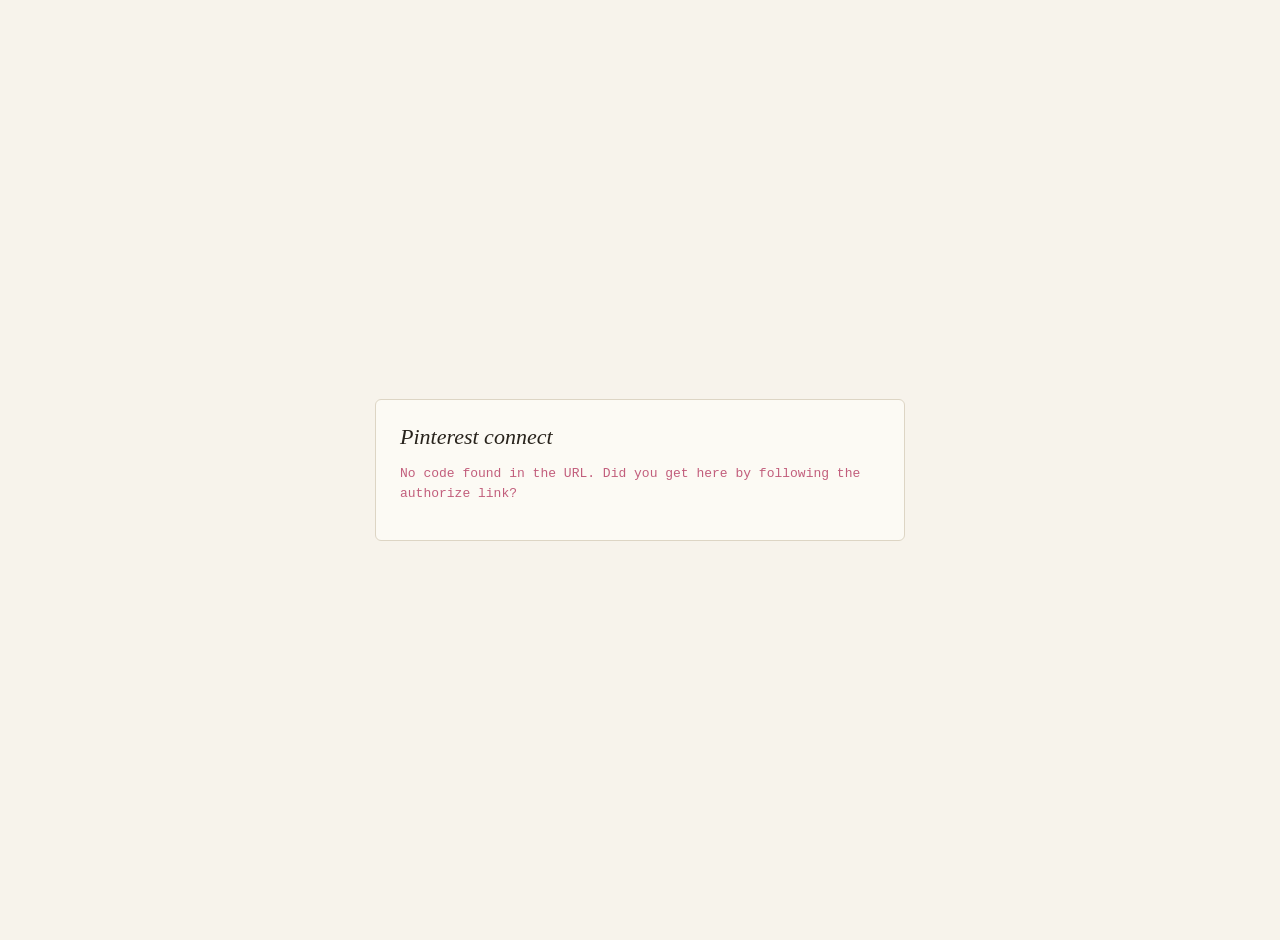
<file: pinterest-callback.html>
<!DOCTYPE html>
<html lang="en">
<head>
<meta charset="UTF-8">
<meta name="viewport" content="width=device-width, initial-scale=1.0">
<title>Pinterest connect</title>
<style>
  body{background:#F7F3EB;color:#28231C;font-family:'Courier Prime',monospace;display:flex;align-items:center;justify-content:center;min-height:100vh;margin:0;padding:20px;}
  .card{background:#FCFAF4;border:1px solid #DDD5C4;border-radius:6px;padding:24px;max-width:480px;}
  h1{font-family:Georgia,serif;font-style:italic;font-weight:400;font-size:22px;margin:0 0 14px;}
  code{display:block;background:#F7F3EB;border:1px solid #DDD5C4;border-radius:4px;padding:12px;word-break:break-all;font-size:13px;margin:10px 0;}
  p{font-size:13px;line-height:1.5;color:#79715F;}
  .err{color:#C25E7C;}
</style>
</head>
<body>
<div class="card">
  <h1>Pinterest connect</h1>
  <div id="out">Reading the redirect…</div>
</div>
<script>
  const params = new URLSearchParams(window.location.search);
  const code = params.get("code");
  const err = params.get("error");
  const out = document.getElementById("out");
  if (code) {
    out.innerHTML = `<p>Copy this code and send it back:</p><code>${code}</code><p>It's single-use and short-lived, so send it over right away.</p>`;
  } else if (err) {
    out.innerHTML = `<p class="err">Pinterest returned an error: ${err}</p><p>${params.get("error_description") || ""}</p>`;
  } else {
    out.innerHTML = `<p class="err">No code found in the URL. Did you get here by following the authorize link?</p>`;
  }
</script>
</body>
</html>
</file>
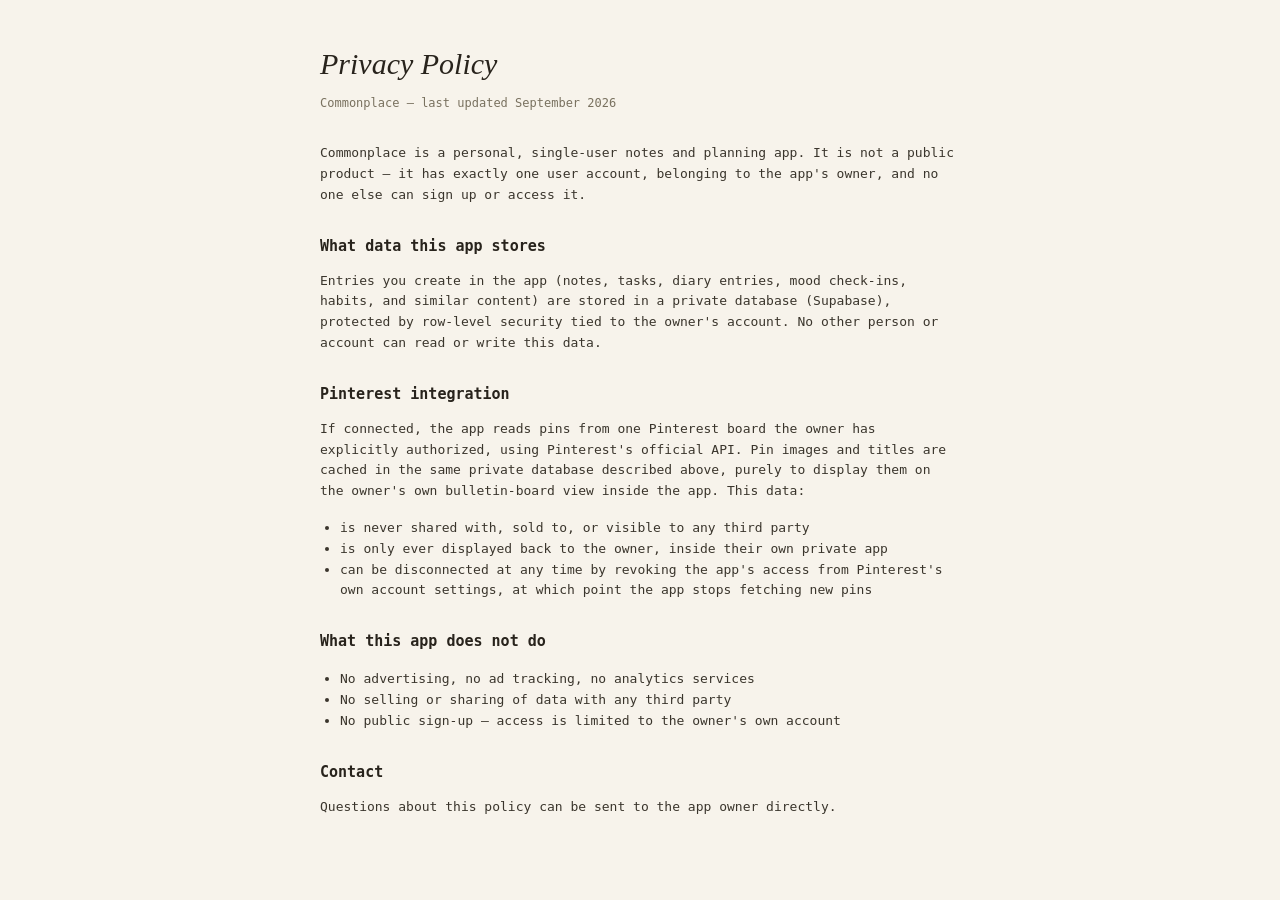
<file: privacy-policy.html>
<!DOCTYPE html>
<html lang="en">
<head>
<meta charset="UTF-8">
<meta name="viewport" content="width=device-width, initial-scale=1.0">
<title>Privacy Policy — Commonplace</title>
<style>
  body{background:#F7F3EB;color:#28231C;font-family:'Courier Prime',monospace;line-height:1.6;margin:0;padding:40px 20px;}
  .wrap{max-width:640px;margin:0 auto;}
  h1{font-family:Georgia,serif;font-style:italic;font-weight:400;font-size:30px;margin:0 0 6px;}
  .sub{color:#79715F;font-size:12px;margin-bottom:30px;}
  h2{font-size:15px;margin:28px 0 8px;}
  p,li{font-size:13px;color:#3a352c;}
  ul{padding-left:20px;}
  a{color:#6B77BF;}
</style>
</head>
<body>
<div class="wrap">
  <h1>Privacy Policy</h1>
  <div class="sub">Commonplace — last updated September 2026</div>

  <p>Commonplace is a personal, single-user notes and planning app. It is not a public product —
  it has exactly one user account, belonging to the app's owner, and no one else can sign up or
  access it.</p>

  <h2>What data this app stores</h2>
  <p>Entries you create in the app (notes, tasks, diary entries, mood check-ins, habits, and
  similar content) are stored in a private database (Supabase), protected by row-level security
  tied to the owner's account. No other person or account can read or write this data.</p>

  <h2>Pinterest integration</h2>
  <p>If connected, the app reads pins from one Pinterest board the owner has explicitly
  authorized, using Pinterest's official API. Pin images and titles are cached in the same private
  database described above, purely to display them on the owner's own bulletin-board view inside
  the app. This data:</p>
  <ul>
    <li>is never shared with, sold to, or visible to any third party</li>
    <li>is only ever displayed back to the owner, inside their own private app</li>
    <li>can be disconnected at any time by revoking the app's access from Pinterest's own account
      settings, at which point the app stops fetching new pins</li>
  </ul>

  <h2>What this app does not do</h2>
  <ul>
    <li>No advertising, no ad tracking, no analytics services</li>
    <li>No selling or sharing of data with any third party</li>
    <li>No public sign-up — access is limited to the owner's own account</li>
  </ul>

  <h2>Contact</h2>
  <p>Questions about this policy can be sent to the app owner directly.</p>
</div>
</body>
</html>
</file>
